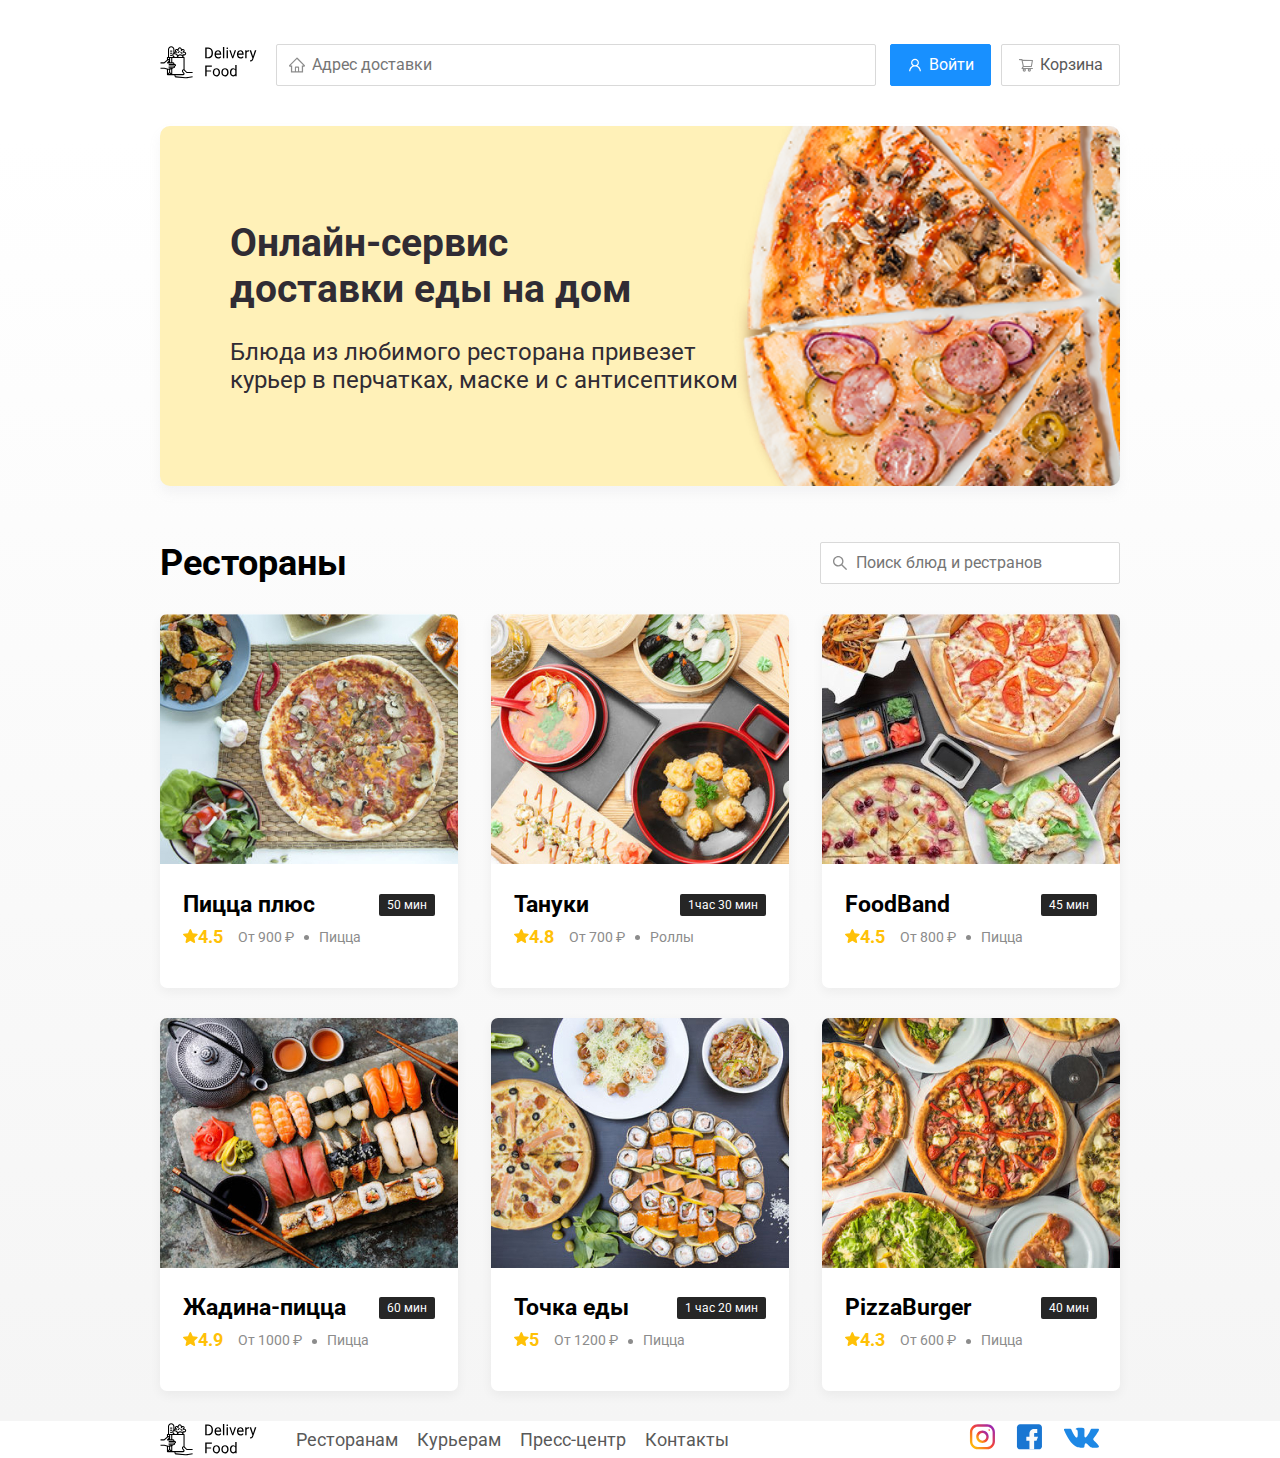
<file: index.html>
<!DOCTYPE html>
<html lang="ru">
<head>
  <meta charset="UTF-8">
  <meta name="viewport" content="width=device-width, initial-scale=1.0">
  <title>Delivery Food - сервис по доставке еды</title>
  <link rel="stylesheet" href="css/normalize.css">
  <link rel="stylesheet" href="css/style.css">
  <link href="https://fonts.googleapis.com/css?family=Roboto:400,700&display=swap&subset=cyrillic" rel="stylesheet">
</head>
<body>
  <div class="container">
    <header class="header">
      <a href="index.html" class="logo">
        <img src="img/logo.svg" alt="logo" class="logo">
      </a>
      <input type="text" class="input input-address" placeholder="Адрес доставки">
      <div class="buttons">
        <button class="button button-primary">
          <img src="img/icon container.svg" alt="user" class="button-icon">
          <span class="button-text">Войти</span>
        </button>
        <button class="button">
          <img src="img/shopping-cart.svg" alt="shopping cart" class="button-icon">
          <span class="button-text">Корзина</span>   
        </button>             
      </div>
    </header>

  </div>
  <!-- /.container -->

  <main class="main">
    <div class="container">
      <section class="promo">
        <h1 class="promo-title">Онлайн-сервис <br/> доставки еды на дом</h1>
        <p class="promo-text">Блюда из любимого ресторана привезет курьер в перчатках, маске и с антисептиком</p>
      </section>
  
      <section class="restautants">
        <div class="section-heading">
          <h2 class="section-title">Рестораны</h2>
          <input type="text" class="input input-search" placeholder="Поиск блюд и рестранов">
        </div>
      </section>
      <div class="cards">
         <a href="restaurant.html" class="card wow fadeInUp" data-wow-delay="0.2s">
            <img src="img/image.jpg" alt="image" class="card-image">
            <div class="card-text">
              <div class="card-heading">
                <h3 class="card-title">Пицца плюс</h3>
                <span class="card-tag tag">50 мин</span>
              </div>
              <!-- /.card-heading -->
              <div class="card-info">            
                <div class="rating"><img src="img/rating.svg" alt="rating" class="rating-star">4.5</div>
                <div class="price">От 900 ₽</div>
                <div class="category">Пицца</div>
              </div>
              <!-- /.card-info -->
            </div>
            <!-- /.card-text -->
          </a>

        <!-- /.card 1 -->  
        <a href="restaurant.html" class="card wow fadeInUp" data-wow-delay="0.4s">
          <img src="img/image-2.jpg" alt="image" class="card-image">
          <div class="card-text">
            <div class="card-heading">
              <h3 class="card-title">Тануки</h3>
              <span class="card-tag tag">1час 30 мин</span>
            </div>
            <!-- /.card-heading -->
            <div class="card-info">
              <div class="rating"><img src="img/rating.svg" alt="rating" class="rating-star">4.8</div>            
              <div class="price">От 700 ₽</div>
              <div class="category">Роллы</div>
            </div>
            <!-- /.card-info -->
          </div>
          <!-- /.card-text -->
        </a>
        <!-- /.card 2 -->
  
        <a href="restaurant.html" class="card wow fadeInUp" data-wow-delay="0.6s">
          <img src="img/image-3.jpg" alt="image" class="card-image">
          <div class="card-text">
            <div class="card-heading">
              <h3 class="card-title">FoodBand</h3>
              <span class="card-tag tag">45 мин</span>
            </div>
            <!-- /.card-heading -->
            <div class="card-info">
              <div class="rating"><img src="img/rating.svg" alt="rating" class="rating-star">4.5</div>            
              <div class="price">От 800 ₽</div>
              <div class="category">Пицца</div>
            </div>
            <!-- /.card-info -->
          </div>
          <!-- /.card-text -->
        </a>
        <!-- /.card 3 -->
  
        <a href="restaurant.html" class="card wow fadeInUp" data-wow-delay="0.8s">
          <img src="img/image-4.jpg" alt="image" class="card-image">
          <div class="card-text">
            <div class="card-heading">
              <h3 class="card-title">Жадина-пицца</h3>
              <span class="card-tag tag">60 мин</span>
            </div>
            <!-- /.card-heading -->
            <div class="card-info">
              <div class="rating"><img src="img/rating.svg" alt="rating" class="rating-star">4.9</div>           
              <div class="price">От 1000 ₽</div>
              <div class="category">Пицца</div>
            </div>
            <!-- /.card-info -->
          </div>
          <!-- /.card-text -->
        </a>
        <!-- /.card 4 -->
  
        <a href="restaurant.html" class="card wow fadeInUp" data-wow-delay="1s">
          <img src="img/image-5.jpg" alt="image" class="card-image">
          <div class="card-text">
            <div class="card-heading">
              <h3 class="card-title">Точка еды</h3>
              <span class="card-tag tag">1 час 20 мин</span>
            </div>
            <!-- /.card-heading -->
            <div class="card-info">
              <div class="rating"><img src="img/rating.svg" alt="rating" class="rating-star">5</div>            
                <div class="price">От 1200 ₽</div>
                <div class="category">Пицца</div>
            </div>
            <!-- /.card-info -->
          </div>
          <!-- /.card-text -->
        </a>
        <!-- /.card 5 -->
  
        <a href="restaurant.html" class="card wow fadeInUp" data-wow-delay="1.2s">
          <img src="img/image-6.jpg" alt="image" class="card-image">
          <div class="card-text">
            <div class="card-heading">
              <h3 class="card-title">PizzaBurger</h3>
              <span class="card-tag tag">40 мин</span>
            </div>
            <!-- /.card-heading -->
            <div class="card-info">
              <div class="rating"><img src="img/rating.svg" alt="rating" class="rating-star">4.3</div>           
              <div class="price">От 600 ₽</div>
              <div class="category">Пицца</div>
            </div>
            <!-- /.card-info -->
          </div>
          <!-- /.card-text -->
        </a>
        <!-- /.card 6 -->
  
      </div>
      <!-- /.cadrs -->
    </div>
    <!-- /.container -->
  </main>
  <footer class="footer">
    <div class="container">
      <div class="footer-block">
        <img src="img/logo.svg" alt="logo" class="logo footer-logo">
        <nav class="footer-nav">
          <a href="#" class="footer-link">Ресторанам</a>
          <a href="#" class="footer-link">Курьерам</a>
          <a href="#" class="footer-link">Пресс-центр</a>
          <a href="#" class="footer-link">Контакты</a>
        </nav>
        <!-- /.footer-block -->
        <div class="social-links">
          <a href="#" class="social-link"><img src="img/instagram.svg" alt="instagram"></a>
          <a href="#" class="social-link"><img src="img/facebook.svg" alt="facebook"></a>
          <a href="#" class="social-link"><img src="img/vk.svg" alt="vk"></a>
        </div>
        <!-- /.social-links -->
      </div>
    </div>
  </footer>
</body>
</html>
</file>
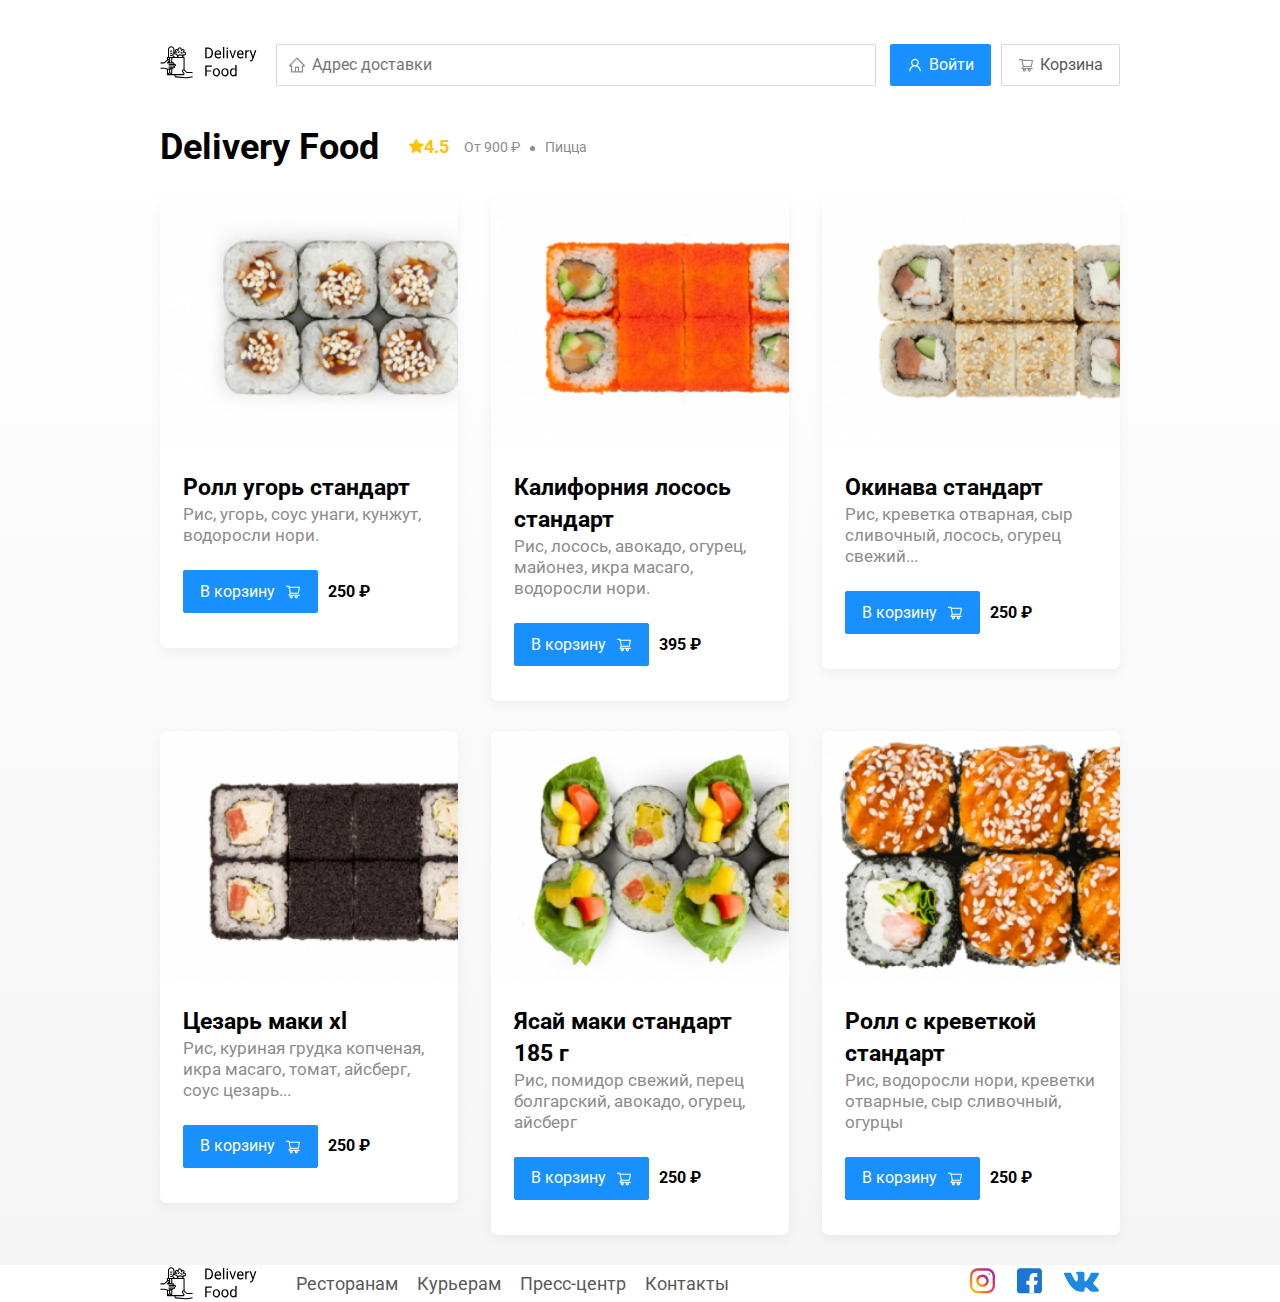
<file: restaurant.html>
<!DOCTYPE html>
<html lang="ru">
<head>
  <meta charset="UTF-8">
  <meta name="viewport" content="width=device-width, initial-scale=1.0">
  <title>Delivery Food - сервис по доставке еды</title>
  <link rel="stylesheet" href="css/normalize.css">
  <link rel="stylesheet" href="css/animate.css">
  <link rel="stylesheet" href="css/style.css">
  <link href="https://fonts.googleapis.com/css?family=Roboto:400,700&display=swap&subset=cyrillic" rel="stylesheet">
</head>
<body>
  <div class="container">
    <header class="header">
      <a href="index.html" class="logo">
        <img src="img/logo.svg" alt="logo" class="logo">
      </a>
      <input type="text" class="input input-address" placeholder="Адрес доставки">
      <div class="buttons">
        <button class="button button-primary">
          <img src="img/icon container.svg" alt="user" class="button-icon">
          <span class="button-text">Войти</span>
        </button>
        <button class="button" id="cart-button">
          <img src="img/shopping-cart.svg" alt="shopping cart" class="button-icon">
          <span class="button-text">Корзина</span>   
        </button>             
      </div>
    </header>

  </div>
  <!-- /.container -->

  <main class="main">
    <div class="container">
      <section class="restautants">
        <div class="section-heading">
          <h2 class="section-title">Delivery Food</h2>
          <div class="card-info">            
            <div class="rating"><img src="img/rating.svg" alt="rating" class="rating-star">4.5</div>
            <div class="price">От 900 ₽</div>
            <div class="category">Пицца</div>
          </div>
          <!-- /.card-info -->        
        </div>
      </section>
      <div class="cards">
          <div class="card wow fadeInUp" data-wow-delay="0.2s">
            <img src="img/roll1.jpg" alt="image" class="card-image">
            <div class="card-text">
              <div class="card-heading">
                <h3 class="card-title card-title-reg">Ролл угорь стандарт</h3>
              </div>
              <!-- /.card-heading -->
              <div class="card-info">
                <div class="ingredients">Рис, угорь, соус унаги, кунжут, водоросли нори.</div>
              </div>
              <div class="card-buttons">
                <button class="button button-primary">
                  <span class="button-card-text">В корзину</span>
                  <img src="img/shopping-card-white.svg" alt="shopping-cart" class="button-card-image">
                </button>
                <strong class="cadr-price-bold">250 ₽</strong>
              </div>
            </div>
            <!-- /.card-info -->
        </div>
        <!-- /.card 1 -->
  
        <div class="card wow fadeInUp" data-wow-delay="0.4s">
          <img src="img/roll2.jpg" alt="image" class="card-image">
          <div class="card-text">
            <div class="card-heading">
              <h3 class="card-title card-title-reg">Калифорния лосось стандарт</h3>
            </div>
            <!-- /.card-heading -->
            <div class="card-info">
              <div class="ingredients">Рис, лосось, авокадо, огурец, майонез, икра масаго, водоросли нори.</div>
            </div>
            <div class="card-buttons">
              <button class="button button-primary">
                <span class="button-card-text">В корзину</span>
                <img src="img/shopping-card-white.svg" alt="shopping-cart" class="button-card-image">
              </button>
              <strong class="cadr-price-bold">395 ₽</strong>
            </div>
          </div>
        </div>
        <!-- /.card 2 -->
  
        <div class="card wow fadeInUp" data-wow-delay="0.6s">
          <img src="img/roll3.jpg" alt="image" class="card-image">
          <div class="card-text">
            <div class="card-heading">
              <h3 class="card-title card-title-reg">Окинава стандарт</h3>
            </div>
            <!-- /.card-heading -->
            <div class="card-info">
              <div class="ingredients"> Рис, креветка отварная, сыр сливочный, лосось, огурец свежий...</div>
            </div>
            <div class="card-buttons">
              <button class="button button-primary">
                <span class="button-card-text">В корзину</span>
                <img src="img/shopping-card-white.svg" alt="shopping-cart" class="button-card-image">
              </button>
              <strong class="cadr-price-bold">250 ₽</strong>
            </div>
          </div>
        </div>
        <!-- /.card 3 -->
  
        <div  class="card wow fadeInUp" data-wow-delay="0.8s">
          <img src="img/roll4.jpg" alt="image" class="card-image">
          <div class="card-text">
            <div class="card-heading">
              <h3 class="card-title card-title-reg">Цезарь маки хl</h3>
            </div>
            <!-- /.card-heading -->
            <div class="card-info">
              <div class="ingredients">Рис, куриная грудка копченая, икра масаго, томат, айсберг, соус цезарь...</div>
            </div>
            <div class="card-buttons">
              <button class="button button-primary">
                <span class="button-card-text">В корзину</span>
                <img src="img/shopping-card-white.svg" alt="shopping-cart" class="button-card-image">
              </button>
              <strong class="cadr-price-bold">250 ₽</strong>
            </div>
          </div>
        </div>
        <!-- /.card 4 -->
  
        <div class="card wow fadeInUp" data-wow-delay="1s">
          <img src="img/roll5.jpg" alt="image" class="card-image">
          <div class="card-text">
            <div class="card-heading">
              <h3 class="card-title card-title-reg">Ясай маки стандарт 185 г</h3>
            </div>
            <!-- /.card-heading -->
            <div class="card-info">
              <div class="ingredients">Рис, помидор свежий, перец болгарский, авокадо, огурец, айсберг</div>
            </div>
            <div class="card-buttons">
              <button class="button button-primary">
                <span class="button-card-text">В корзину</span>
                <img src="img/shopping-card-white.svg" alt="shopping-cart" class="button-card-image">
              </button>
              <strong class="cadr-price-bold">250 ₽</strong>
            </div>
          </div>
        </div>
        <!-- /.card 5 -->
  
        <div class="card wow fadeInUp" data-wow-delay="1.2s">
          <img src="img/roll6.jpg" alt="image" class="card-image">
          <div class="card-text">
            <div class="card-heading">
              <h3 class="card-title card-title-reg">Ролл с креветкой стандарт</h3>
            </div>
            <!-- /.card-heading -->
            <div class="card-info">
              <div class="ingredients">Рис, водоросли нори, креветки отварные, сыр сливочный, огурцы</div>
            </div>
            <div class="card-buttons">
              <button class="button button-primary">
                <span class="button-card-text">В корзину</span>
                <img src="img/shopping-card-white.svg" alt="shopping-cart" class="button-card-image">
              </button>
              <strong class="cadr-price-bold">250 ₽</strong>
            </div>
          </div>
        </div>
        <!-- /.card 6 -->
  
      </div>
      <!-- /.cadrs -->
    </div>
    <!-- /.container -->
  </main>
  <footer class="footer">
    <div class="container">
      <div class="footer-block">
        <img src="img/logo.svg" alt="logo" class="logo footer-logo">
        <nav class="footer-nav">
          <a href="#" class="footer-link">Ресторанам</a>
          <a href="#" class="footer-link">Курьерам</a>
          <a href="#" class="footer-link">Пресс-центр</a>
          <a href="#" class="footer-link">Контакты</a>
        </nav>
        <!-- /.footer-block -->
        <div class="social-links">
          <a href="#" class="social-link"><img src="img/instagram.svg" alt="instagram"></a>
          <a href="#" class="social-link"><img src="img/facebook.svg" alt="facebook"></a>
          <a href="#" class="social-link"><img src="img/vk.svg" alt="vk"></a>
        </div>
        <!-- /.social-links -->
      </div>
    </div>
  </footer>

  <div class="modal">
    <div class="modal-dialog">
      <div class="modal-header">
        <h3 class="modal-title">Корзина</h3>
        <button class="close">&times;</button>
      </div>
      <div class="modal-body">
        <div class="food-row">
          <span class="food-name">Ролл угорь стандарт</span>
          <strong class="food-price">250 ₽</strong>
          <div class="food-counter">
            <button class="counter-button">-</button>
            <span class="counter">1</span>
            <button class="counter-button">+</button>
          </div>
        </div>
        <div class="food-row">
          <span class="food-name">Ролл угорь стандарт</span>
          <strong class="food-price">250 ₽</strong>
          <div class="food-counter">
            <button class="counter-button">-</button>
            <span class="counter">1</span>
            <button class="counter-button">+</button>
          </div>
        </div>
        <div class="food-row">
          <span class="food-name">Ролл угорь стандарт</span>
          <strong class="food-price">250 ₽</strong>
          <div class="food-counter">
            <button class="counter-button">-</button>
            <span class="counter">1</span>
            <button class="counter-button">+</button>
          </div>
        </div>
        <div class="food-row">
          <span class="food-name">Ролл угорь стандарт</span>
          <strong class="food-price">250 ₽</strong>
          <div class="food-counter">
            <button class="counter-button">-</button>
            <span class="counter">1</span>
            <button class="counter-button">+</button>
          </div>
        </div>
        <div class="food-row">
          <span class="food-name">Ролл угорь стандарт</span>
          <strong class="food-price">250 ₽</strong>
          <div class="food-counter">
            <button class="counter-button">-</button>
            <span class="counter">1</span>
            <button class="counter-button">+</button>
          </div>
        </div>
        <!-- /.foods-row -->
      </div>
      <!-- /.modal-body -->
      <div class="modal-footer">
        <span class="modal-pricetag">1250 ₽</span>
        <div class="footer-buttons">
          <button class="button button-primary">Оформить заказ</button>
          <button class="button">Отмена</button>
        </div>
      </div>
    <!-- /.modal-dialog  -->
    </div>
  </div>
  <script src="js/wow.min.js"></script>
  <script src="js/main.js"></script>
</body>
</html>
</file>
<file: css/style.css>
* {
  box-sizing: border-box;
}
body {
  font-family: 'Roboto', sans-serif;
  padding-top: 44px;
}
.container {
  max-width: 1200px;
  margin: auto;
}
.header {
  display: flex;
  align-items: center;
  justify-content: space-between;
  margin-bottom: 40px;
}
.input {
  background: #FFFFFF;
  border: 1px solid #D9D9D9;
  border-radius: 2px;
  font-size: 16px;
  line-height: 24px;
  padding: 8px;
  padding-left: 35px;
  background-repeat: no-repeat;
  background-position: left 11px center;
}
.input-address {
  width: 690px;
  background-image: url(../img/home.svg);
}
.input-search {
  width: 300px;
  background-image: url(../img/search.svg);
  margin-left: auto;
}
.buttons {
  display: flex;
  align-items: center;
}
.button {
  display: flex;
  align-items: center;
  padding: 8px 16px;
  background: #FFFFFF;
  border: 1px solid #D9D9D9;
  box-sizing: border-box;
  box-shadow: 0px 0px 2px rgba(0, 0, 0, 0.0015);
  border-radius: 2px;
  color: #595959;
  font-size: 16px;
  line-height: 24px;
}
.button-primary {
  background: #1890ff;
  border: 1px solid #1890ff;
  color: #FFF;
  margin-right: 10px;
}
.button-icon {
  margin-right: 6px;
  vertical-align: middle;
}
.button-text {
  vertical-align: middle;
}
.button-card-text {
  margin-right: 10px;
}
.promo {
  box-shadow: 0px 7px 12px rgba(158, 158, 163, 0.1);
  background: #FFF1B8 url(../img/promo-image.png) no-repeat top -20px right -163px / 700px;
  border-radius: 10px;
  padding: 68px 70px;
  margin-bottom: 56px;
}
.promo-title {
  font-size: 39px;
  line-height: 46px;
  color: #302C34;
  font-weight: bold;
}
.promo-text {
  max-width: 538px;
  font-size: 24px;
  font-style: normal;
  font-weight: normal;
  font-size: 24px;
  line-height: 28px;
  color: #302C34;
}
.main {
  background: linear-gradient(180deg, rgba(245, 245, 245, 0) 1.04%, #F5F5F5 100%);
}
.section-heading {
  display: flex;
  align-content: center;
  margin-bottom: 30px; 
}
.section-title {
  font-style: normal;
  font-weight: bold;
  font-size: 36px;
  line-height: 42px;
  color: #000000;
  margin: 0;
  margin-right: 30px;
}
.cards {
  display: flex;
  justify-content: space-between;
  align-items: flex-start;
  flex-wrap: wrap;
}
.card {
  background: #FFFFFF;
  box-shadow: 0px 4px 12px rgba(0, 0, 0, 0.05);
  border-radius: 7px;
  overflow: hidden;
  margin-bottom: 30px;
  flex-basis: 31%;
  text-decoration: none;
}
.card-image {
  width: 384px;
  height: 250px;
  object-fit: cover;
}
.card-text {
  padding-top: 20px;
  padding-bottom: 35px;
  padding-left: 23px;
  padding-right: 23px;
}
.card-heading {
  display: flex;
  align-items: center;
  justify-content: space-between;
}
.card-title {
  margin: 0;
  font-style: normal;
  font-weight: bold;
  font-size: 23px;
  line-height: 32px;
  color: #000000;
}
.card-title-reg {
  font-weight: 400px;
}
.card-tag {
  font-style: normal;
  font-weight: normal;
  font-size: 12px;
  line-height: 20px;
  color: #fff;
  background: #262626;
  border-radius: 2px;
  padding: 1px 8px;
}
.card-info {
  display: flex;
  align-items: center;
  flex-wrap: wrap;
}
.card-buttons {
  display: flex;
  align-items: center;
  margin-top: 24px;
}
.card-price-bold {
  font-style: normal;
  font-weight: bold;
  font-size: 20px;
  line-height: 32px;
  margin-left: 30px;
}
.rating {
  margin-right: 26px;
  color: #FFC107;
  font-weight: bold;
  font-size: 18px;
  line-height: 32px;
}
.price, .category {
  color: #8C8C8C;
  font-size: 18px;
  line-height: 32px;
}
.price {
  margin-right: 10px;
}
.ingredients {
  color: #8C8C8C;
  font-size: 17px;
  line-height: 21px;
}
.category {
  /* скрываем текст, который не помещается
  http://htmlbook.ru/css/text-overflow */
  text-overflow: ellipsis;
  overflow: hidden;
  white-space: nowrap;
  max-width: 150px;
}
.price:after {
  content: "";
  width: 5px;
  height: 5px;
  background-color: #8C8C8C;
  display: inline-block;
  vertical-align: middle;
  border-radius: 50%;
  margin-left: 10px;
}
.foter {
  padding: 60px 0;
}
.footer-block {
  display: flex;
  align-items: center;
  justify-content: space-between;
}
.footer-nav {
  margin-left: 35px;
  margin-right: auto;

}
.footer-link {
  display: inline-block;
  color: #595959;
  font-style: normal;
  font-weight: normal;
  font-size: 18px;
  line-height: 21px;
  text-decoration: none;
}
.footer-link:not(:last-child) {
  margin-right: 15px;
}
.social-links {
  display: flex;
  align-items: center;
}
.social-link:not(last-child) {
  margin-right: 21px;
}
.modal {
  position: fixed;
  left: 0;
  top: 0;
  width: 100%;
  height: 100%;
  background: rgba(0, 0, 0, 0.4);
  display: none;
}
.is-open {
  display: flex;
}
.modal-dialog {
  max-width: 780px;
  width: 95%;
  background: #FFFFFF;
  border-radius: 5px;
  margin: auto;
  padding: 40px 45px;
}
.modal-header {
  display: flex;
  /* выровнть относительно др друга по центру */
  align-items: center; 
  /* раскидать по краям */
  justify-content: space-between;
  margin-bottom: 45px;
}
.modal-title {
  margin: 0;
  font-family: Roboto;
  font-weight: bold;
  font-size: 36px;
  line-height: 42px;
  color: #000000;
}
.close {
  font-size: 36px;
  border: none;
  /* прозрачный */
  background-color: transparent;
}
.modal-body {
  margin-bottom: 52px;
}
.food-row {
  display: flex;
  align-items: flex-start;
  justify-content: space-between;
  padding-bottom: 8px;
  border-bottom: 1px solid #D9D9D9;
  margin-bottom: 15px;
}
.food-name {
  font-weight: normal;
  font-size: 18px;
  line-height: 32px;
}
.food-price {
  /* прижмем слева цену */
  font-weight: bold;
  font-size: 20px;
  line-height: 32px;
  margin-left: auto;
  margin-right: 47px;
}
.food-counter {
  display: flex;
  align-items: center;
}
.counter-button {
  display: flex;
  align-items: center;
  justify-content: center;
  width: 39px;
  height: 32px;
  background: #FFFFFF;
  border: 1px solid #40A9FF;
  box-sizing: border-box;
  border-radius: 2px;
  font-weight: normal;
  font-size: 14px;
  line-height: 22px;
  color: #40A9FF;
}
.counter {
  font-weight: normal;
  font-size: 16px;
  line-height: 24px;
  margin-left: 10px;
  margin-right: 10px;
}
.modal-footer {
  display: flex;
  align-items: center;
  justify-content: space-between;
}
.footer-buttons {
  display: flex;
  align-items: center;
}
.modal-pricetag {
  background: #262626;
  border-radius: 5px;
  color: #fff;
  padding: 15px 20px;
  font-size: 20px;
  line-height: 23px;
}
@media (max-width: 1366px) {
  .container {
    max-width: 960px;
  }
  .promo {
    background-position: center right -362px;
    background-size: 750px;
  }
  .rating {
    margin-right: 15px;
  }
  .category,
  .price {
    font-size: 14px;
  }
  .input-address {
    width: 600px;
  }
}
@media (max-width: 992px) {
  .container {
    max-width: 750px;
  }
  .promo {
    padding: 50px;
    background-size: 580px;
    background-position: center right -310px;
  }
  .promo-text {
    font-size: 18px;
    max-width: 480px;
  }
  .card {
    flex-basis: 49%;
  }
  .footer-link {
    font-size: 16px;
  }
}

@media (max-width: 768px) {
  .container {
    max-width: 560px;
  }
  .card-info {
    flex-wrap: wrap;
  }
  .card .rating {
    flex-basis: 100%;
  }
  .card-title {
    font-size: 18px;
  }
  .promo {
    background-size: 400px;
    background-position: bottom 50px right -200px;
  }
  .promo-title {
    font-size: 24px;
    line-height: 1.4;
  }
  .promo-text {
    margin-top: 0;
  }
}
@media (max-width: 578px) {
  .container {
    width: 90%;
  }
  .header {
    flex-wrap: wrap;
  }
  .input-address {
    margin-top: 15px;
    order: 5;
    flex: 1;
  }
  .promo-text {
    background-image: none;
  }
  .promo-title {
    margin-bottom: 10px;
  }
  .section-title {
    font-size: 20px;
  }
  .card {
    flex-basis: 100%;
  }
  .card-image {
    width: 100%;
  }
  .footer {
    padding: 30px 0;
  }
  .footer-block {
    align-items: flex-start;

  }
  /* меняем положение */
  .footer-nav {
    margin-left: 0;
    margin-right: 0;
    order: 0;
    display: flex;
    flex-direction: column;
  }
  /* меняем положение с этим */
  .footer-logo {
    margin-right: 15px;
    order: 1;
  }
  .social-links {
    order: 2;
  }
}
@media (max-width: 480px) {
  .button {
    min-height: 40px;
  }
  .button-icon {
    margin: 0;
  }
  .button-text {
    /* скроем текст на кнопках */
    display: none;
  }
  .promo {
    padding: 20px;
  }
  .section-heading {
    /* перенесем строку вниз */
    flex-wrap: wrap;
  }
  .footer-block {
    flex-wrap: wrap;
    flex-direction: column;
    align-items: center;  
  }
  .footer-logo {
    order: 0;
    margin-bottom: 20px;
  }
  .footer-nav {
    margin-bottom: 20px;
  }
  .footer-link:not(:last-child) {
    margin-right: 0;
  }
}
</file>
